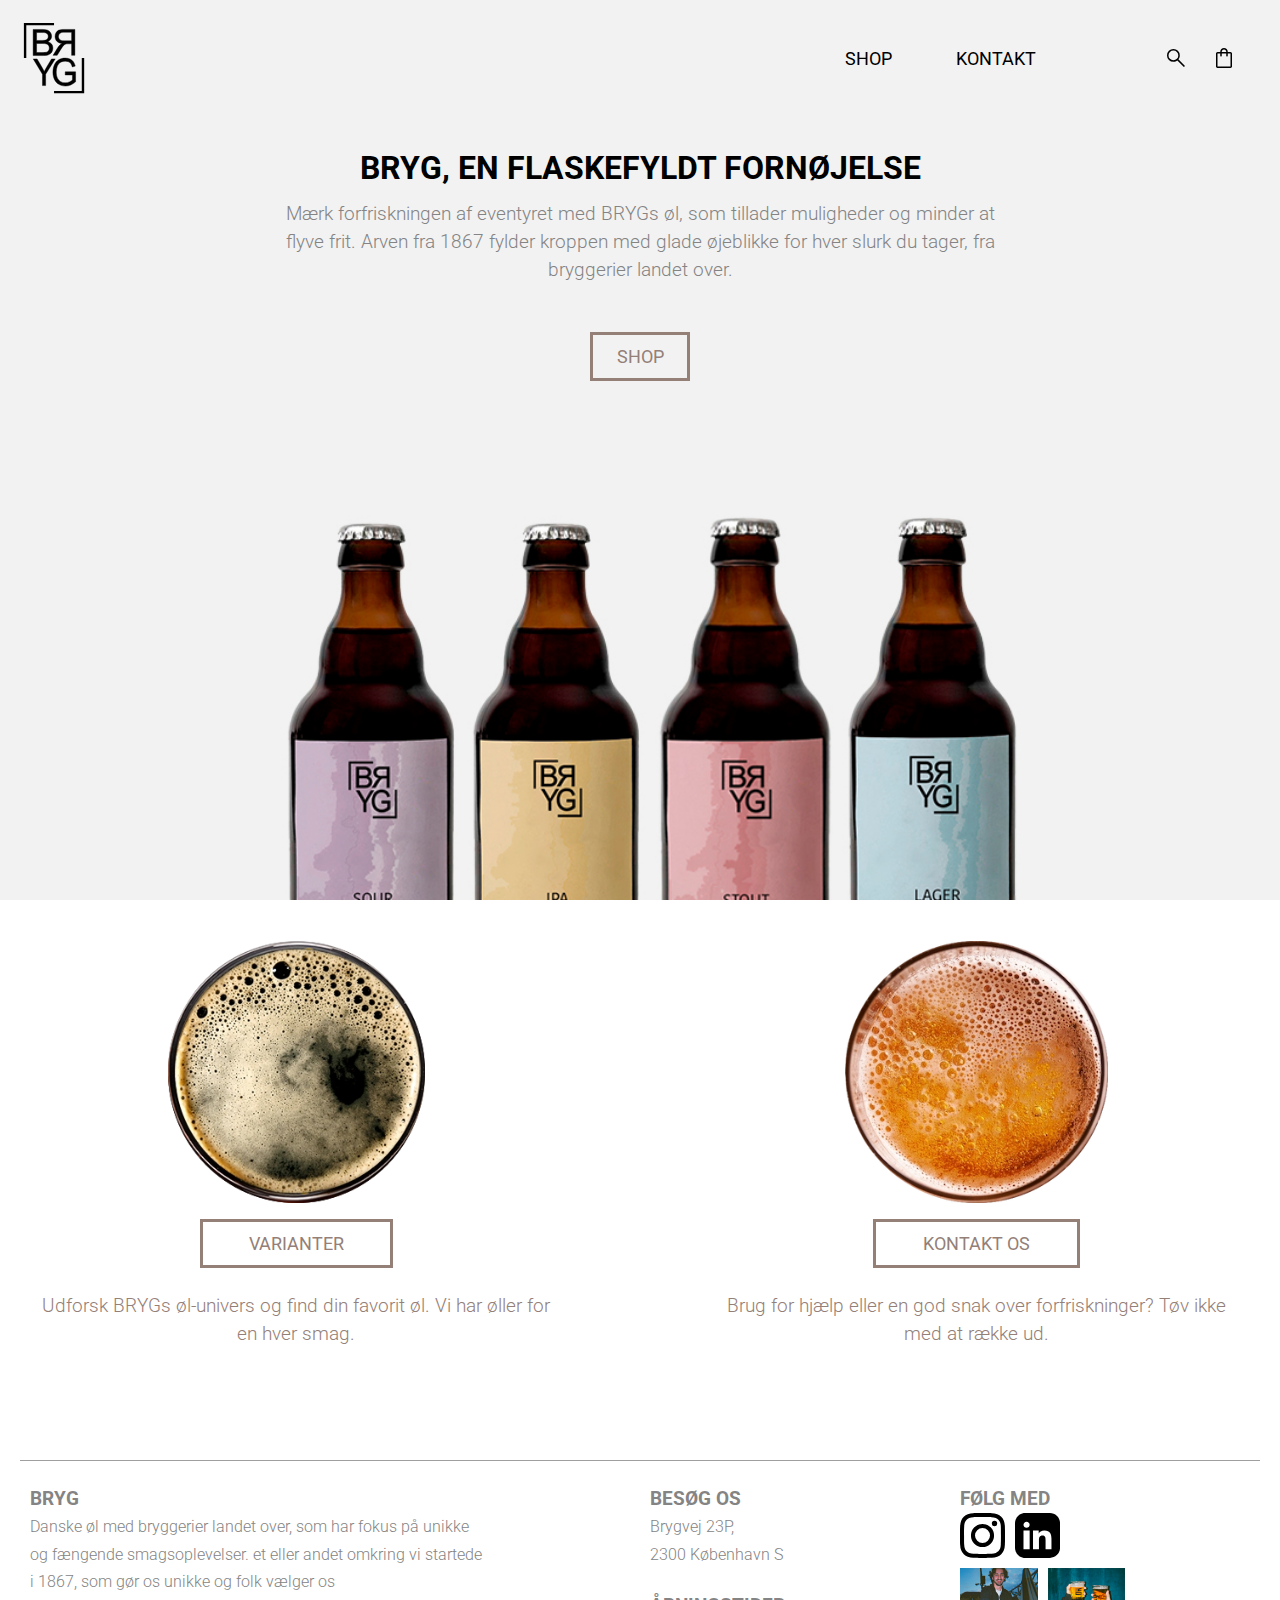
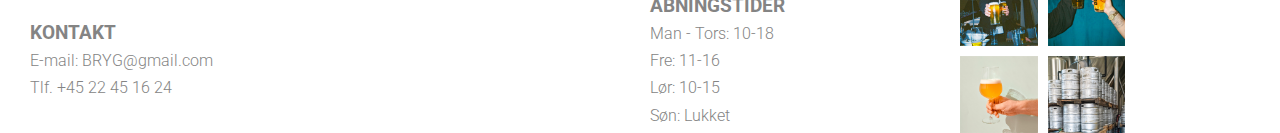
<file: index.html>
<!DOCTYPE html>
<html lang="da">

<head>
  <meta charset="UTF-8" />
  <meta http-equiv="X-UA-Compatible" content="IE=edge" />
  <meta name="viewport" content="width=device-width, initial-scale=1.0" />
  <link href="https://fonts.googleapis.com/css2?family=Roboto:wght@500&display=swap" rel="stylesheet" />
  <link href="https://fonts.googleapis.com/css2?family=Roboto:wght@300&display=swap" rel="stylesheet" />
  <link rel="stylesheet" href="css/index.css" />
  <link rel="stylesheet" href="css/general.css" />
  <title>Landingpage</title>
</head>

<body>
  <header>
    <nav class="header_flex">
      <a href="index.html"> <img class="logo" src="img/Logo_fed.svg" alt="bryglogo" /></a>
      <div class="toggle-menu-container">
        <button class="toggle-btn">
          <span class="hamburger"></span>
        </button>
        <div class="toggle-menu">
          <a class="nav-links" href="kategori.html">SHOP</a>
          <a class="nav-links" href="kontakt.html">KONTAKT</a>
          <a href="index.html"> <img class="ikon" src="img/search.svg" alt="søg" /></a>
          <a href="index.html"> <img class="ikon" src="img/shopping_bag.svg" alt="kurv" /></a>
        </div>
      </div>
      <div class="header_nav">
        <a class="nav-links" href="kategori.html">SHOP</a>
        <a class="nav-links" href="kontakt.html">KONTAKT</a>
        <div class="header_icon">
          <a href="index.html"> <img class="ikon" src="img/search.svg" alt="søg" /></a>
          <a href="index.html"> <img class="ikon" src="img/shopping_bag.svg" alt="kurv" /></a>
        </div>
      </div>
    </nav>
  </header>
  <main>
    <div>
      <img class="forsidebillede" src="img/forsidebillede.webp" alt="forsidebillede" />
      <h1 class="h1landing">BRYG, EN FLASKEFYLDT FORNØJELSE</h1>
      <h3 class="h3landing">Mærk forfriskningen af ​​eventyret med BRYGs øl, som tillader muligheder og minder at flyve
        frit. Arven fra 1867 fylder kroppen med glade øjeblikke for hver slurk du tager, fra bryggerier landet over.
      </h3>
      <a class="shopknap" href="kategori.html">SHOP</a>
    </div>
    <div class="flex1-1-1">
      <div class="col">
        <a href="kategori.html"> <img class="ol" src="img/ol2.webp" alt="mellemlysøl" /></a>
        <a class="h2link" href="kategori.html">VARIANTER</a>
        <h3 class="h3link">Udforsk BRYGs øl-univers og find din favorit øl. Vi har øller for en hver smag.</h3>
      </div>
      <div class="col">
        <a href="kontakt.html"> <img class="ol" src="img/ol3.webp" alt="mørk øl" /></a>
        <a class="h2link" href="kontakt.html">KONTAKT OS</a>
        <h3 class="h3link">Brug for hjælp eller en god snak over forfriskninger? Tøv ikke med at række ud.</h3>
      </div>
    </div>
  </main>
  <footer>
    <div class="gridfooter">
      <div class="col">
        <h3 class="h3footer">BRYG</h3>
        <p class="pfooter">
          Danske øl med bryggerier landet over, som har fokus på unikke <br />
          og fængende smagsoplevelser. et eller andet omkring vi startede <br />
          i 1867, som gør os unikke og folk vælger os
        </p>

        <h3 class="h3footer">KONTAKT</h3>
        <p class="pfooter">E-mail: BRYG@gmail.com</p>
        <p class="pfooter">Tlf. +45 22 45 16 24</p>
      </div>
      <div class="col">
        <h3 class="h3footer">BESØG OS</h3>
        <p class="pfooter">Brygvej 23P,</p>
        <p class="pfooter">2300 København S</p>

        <h3 class="h3footer">ÅBNINGSTIDER</h3>
        <p class="pfooter">Man - Tors: 10-18</p>
        <p class="pfooter">Fre: 11-16</p>
        <p class="pfooter">Lør: 10-15</p>
        <p class="pfooter">Søn: Lukket</p>
      </div>
      <div class="col">
        <h3 class="h3footer">FØLG MED</h3>
        <div class="flexikon">
          <img class="footerikon" src="img/instagram-icon.svg" alt="instagram logo" />
          <img class="footerikon" src="img/linkedin-icon.svg" alt="linkedin logo" />
        </div>
        <div class="imgfooter">
          <img class="imgf" src="img/footer1.webp" alt="billede med mand" />
          <img class="imgf" src="img/footer2.webp" alt="billede med 2 øl" />
        </div>
        <div class="imgfooter">
          <img class="imgf" src="img/footer3.webp" alt="billede med 1 øl" />
          <img class="imgf" src="img/footer4.webp" alt="billede med kegs" />
        </div>
      </div>
    </div>
  </footer>
</body>

</html>
</file>
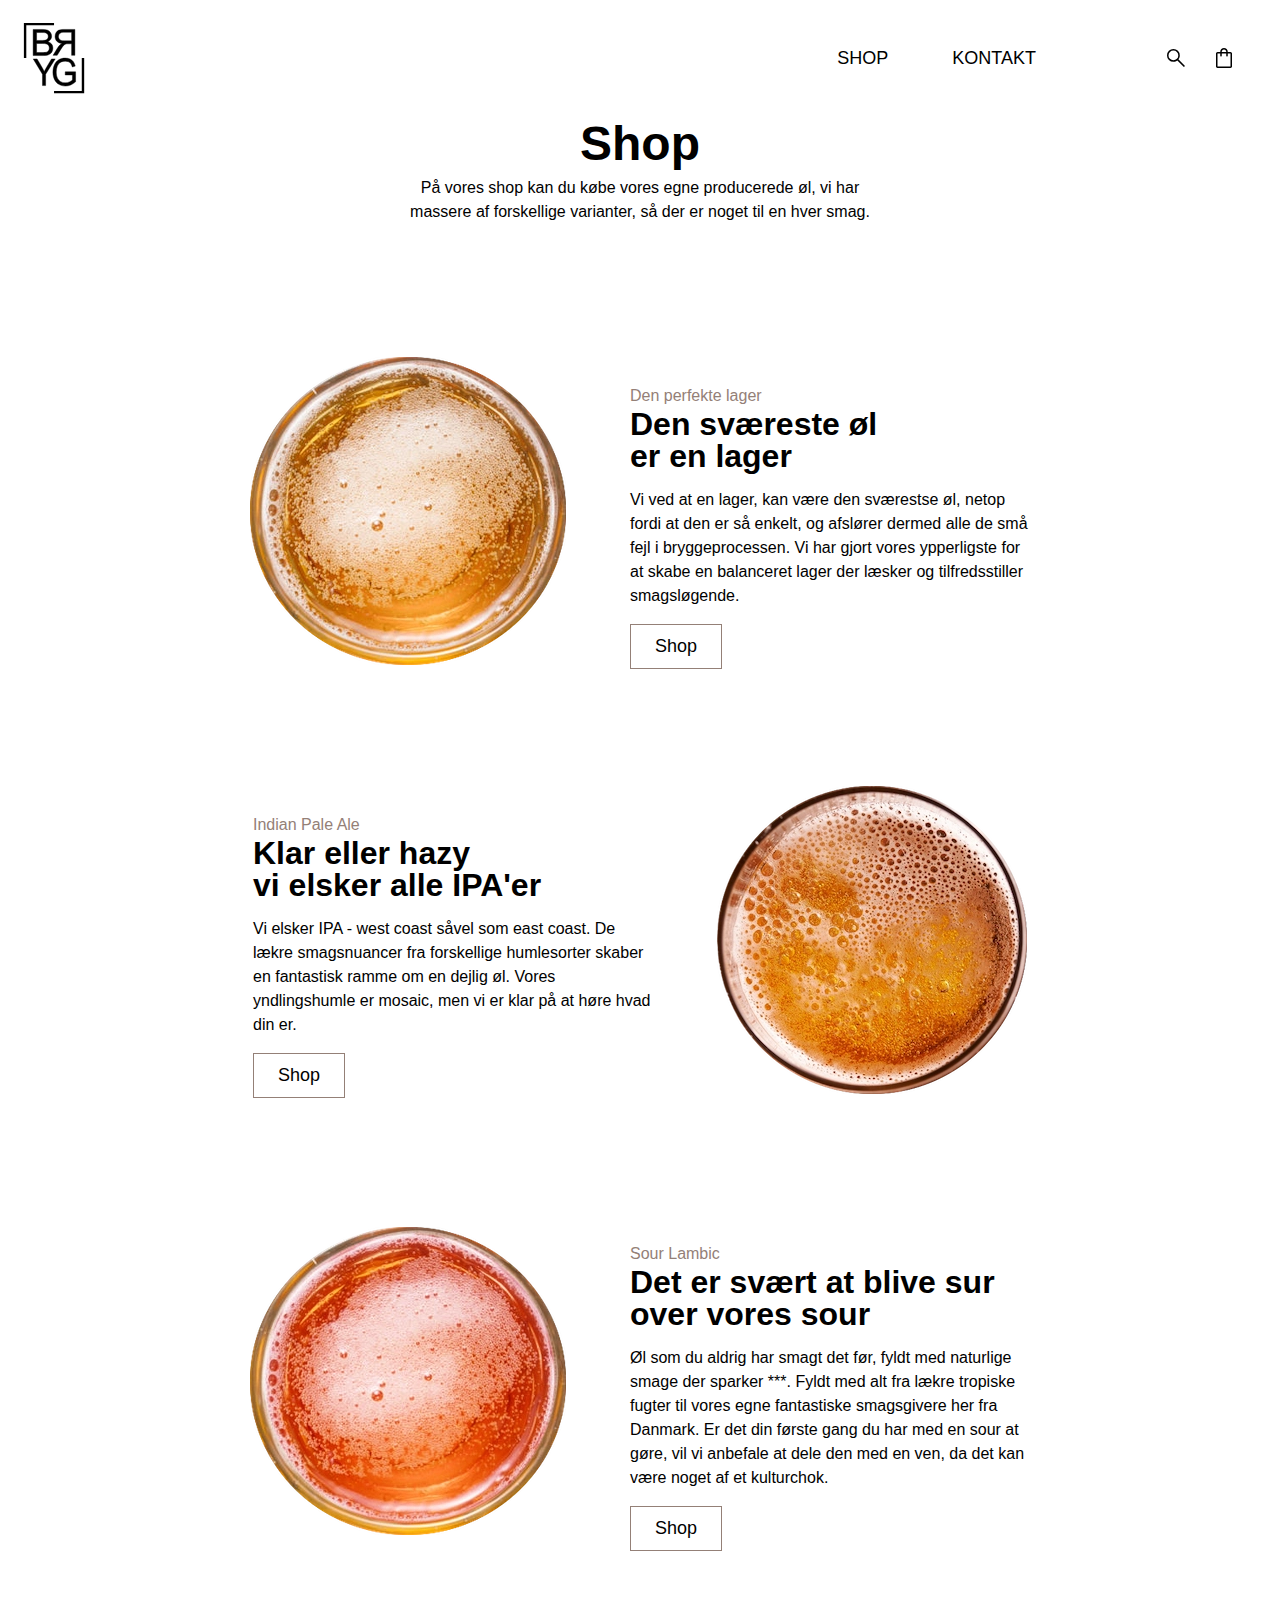
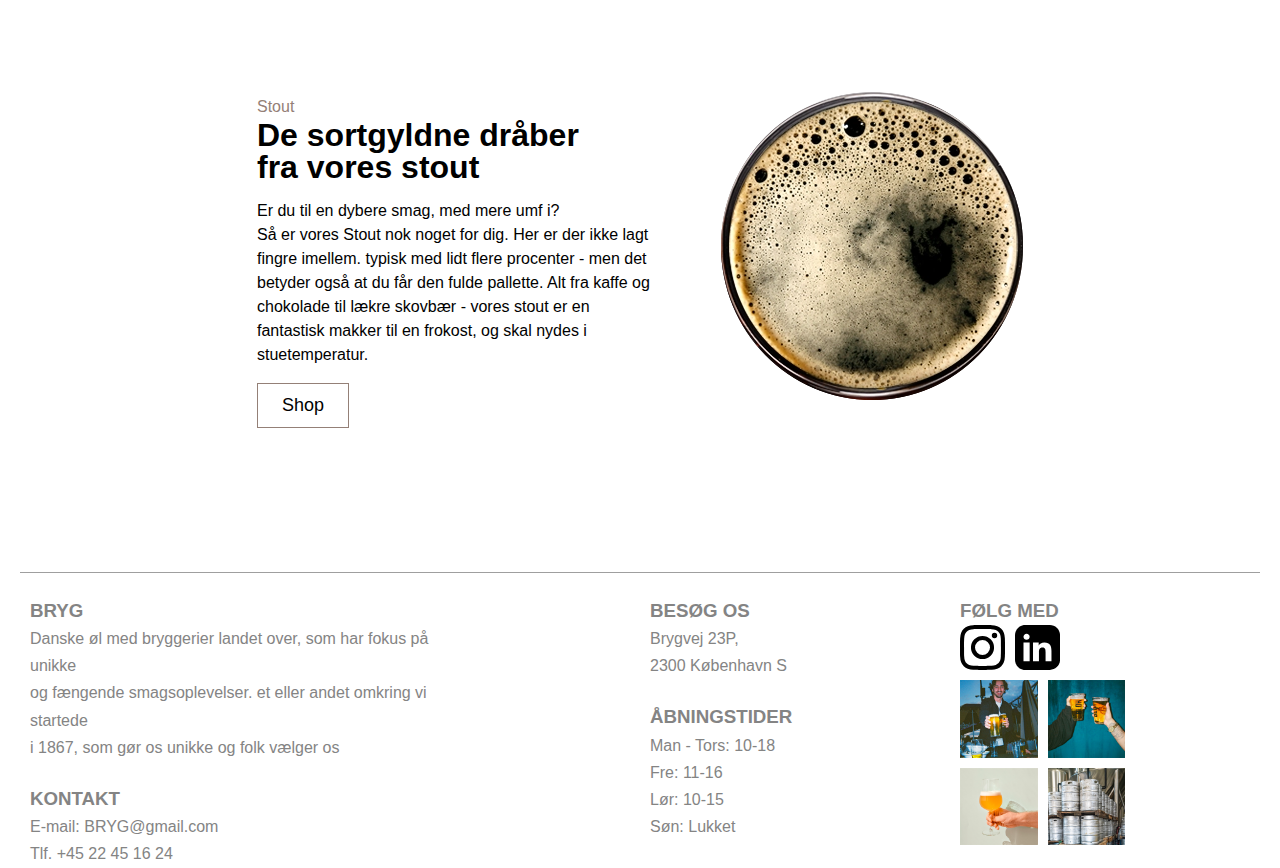
<file: kategori.html>
<!DOCTYPE html>
<html lang="da">
  <head>
    <meta charset="UTF-8" />
    <meta http-equiv="X-UA-Compatible" content="IE=edge" />
    <meta name="viewport" content="width=device-width, initial-scale=1.0" />
    <link rel="stylesheet" href="css/general.css" />
    <link rel="stylesheet" href="css/kategori.css" />
    <title>Varianter</title>
  </head>

  <body>
    <header>
      <nav class="header_flex">
        <a href="index.html"> <img class="logo" src="img/Logo_fed.svg" alt="bryglogo" /></a>
        <div class="toggle-menu-container">
          <button class="toggle-btn">
            <span class="hamburger"></span>
          </button>
          <div class="toggle-menu">
            <a class="nav-links" href="kategori.html">SHOP</a>
            <a class="nav-links" href="kontakt.html">KONTAKT</a>
            <a href="index.html"> <img class="ikon" src="img/search.svg" alt="søg" /></a>
            <a href="index.html"> <img class="ikon" src="img/shopping_bag.svg" alt="kurv" /></a>
          </div>
        </div>
        <div class="header_nav">
          <a class="nav-links" href="kategori.html">SHOP</a>
          <a class="nav-links" href="kontakt.html">KONTAKT</a>
          <div class="header_icon">
            <a href="index.html"> <img class="ikon" src="img/search.svg" alt="søg" /></a>
            <a href="index.html"> <img class="ikon" src="img/shopping_bag.svg" alt="kurv" /></a>
          </div>
        </div>
      </nav>
    </header>

    <main>
      <div class="centre_text">
        <h1>Shop</h1>
        <p>På vores shop kan du købe vores egne producerede øl, vi har massere af forskellige varianter, så der er noget til en hver smag.</p>
      </div>
      <section class="variant">
        <div class="left1">
          <img src="img/ol1.webp" alt="" />
        </div>

        <div class="rightk">
          <h4>Den perfekte lager</h4>
          <h2>Den sværeste øl <br />er en lager</h2>
          <p>
            Vi ved at en lager, kan være den sværestse øl, netop fordi at den er så enkelt, og afslører dermed alle de små fejl i bryggeprocessen. Vi har gjort vores ypperligste for at skabe en
            balanceret lager der læsker og tilfredsstiller smagsløgende.
          </p>

          <a href="produktoversigt.html?cat=Lager">
            <div class="button">Shop</div>
          </a>
        </div>
      </section>

      <section class="variant">
        <div class="left1">
          <img src="img/ol3.webp" alt="" />
        </div>

        <div class="rightk order">
          <h4>Indian Pale Ale</h4>
          <h2>Klar eller hazy <br />vi elsker alle IPA'er</h2>
          <p>
            Vi elsker IPA - west coast såvel som east coast. De lækre smagsnuancer fra forskellige humlesorter skaber en fantastisk ramme om en dejlig øl. Vores yndlingshumle er mosaic, men vi er klar
            på at høre hvad din er.
          </p>

          <a href="produktoversigt.html?cat=IPA">
            <div class="button">Shop</div>
          </a>
        </div>
      </section>

      <section class="variant">
        <div class="left1">
          <img src="img/ol4.webp" alt="" />
        </div>

        <div class="rightk">
          <h4>Sour Lambic</h4>
          <h2>Det er svært at blive sur <br />over vores sour</h2>
          <p>
            Øl som du aldrig har smagt det før, fyldt med naturlige smage der sparker ***. Fyldt med alt fra lækre tropiske fugter til vores egne fantastiske smagsgivere her fra Danmark. Er det din
            første gang du har med en sour at gøre, vil vi anbefale at dele den med en ven, da det kan være noget af et kulturchok.
          </p>

          <a href="produktoversigt.html?cat=Sour">
            <div class="button">Shop</div>
          </a>
        </div>
      </section>

      <section class="variant">
        <div class="left1">
          <img src="img/ol2.webp" alt="" />
        </div>

        <div class="rightk order">
          <h4>Stout</h4>
          <h2>De sortgyldne dråber <br />fra vores stout</h2>
          <p>
            Er du til en dybere smag, med mere umf i? <br />
            Så er vores Stout nok noget for dig. Her er der ikke lagt fingre imellem. typisk med lidt flere procenter - men det betyder også at du får den fulde pallette. Alt fra kaffe og chokolade
            til lækre skovbær - vores stout er en fantastisk makker til en frokost, og skal nydes i stuetemperatur.
          </p>

          <a href="produktoversigt.html?cat=Stout">
            <div class="button">Shop</div>
          </a>
        </div>
      </section>
    </main>

    <footer>
      <div class="gridfooter">
        <div class="col">
          <h3 class="h3footer">BRYG</h3>
          <p class="pfooter">
            Danske øl med bryggerier landet over, som har fokus på unikke <br />
            og fængende smagsoplevelser. et eller andet omkring vi startede <br />
            i 1867, som gør os unikke og folk vælger os
          </p>

          <h3 class="h3footer">KONTAKT</h3>
          <p class="pfooter">E-mail: BRYG@gmail.com</p>
          <p class="pfooter">Tlf. +45 22 45 16 24</p>
        </div>
        <div class="col">
          <h3 class="h3footer">BESØG OS</h3>
          <p class="pfooter">Brygvej 23P,</p>
          <p class="pfooter">2300 København S</p>

          <h3 class="h3footer">ÅBNINGSTIDER</h3>
          <p class="pfooter">Man - Tors: 10-18</p>
          <p class="pfooter">Fre: 11-16</p>
          <p class="pfooter">Lør: 10-15</p>
          <p class="pfooter">Søn: Lukket</p>
        </div>
        <div class="col">
          <h3 class="h3footer">FØLG MED</h3>
          <div class="flexikon">
            <img class="footerikon" src="img/instagram-icon.svg" alt="instagram logo" />
            <img class="footerikon" src="img/linkedin-icon.svg" alt="linkedin logo" />
          </div>
          <div class="imgfooter">
            <img class="imgf" src="img/footer1.webp" alt="billede med mand" />
            <img class="imgf" src="img/footer2.webp" alt="billede med 2 øl" />
          </div>
          <div class="imgfooter">
            <img class="imgf" src="img/footer3.webp" alt="billede med 1 øl" />
            <img class="imgf" src="img/footer4.webp" alt="billede med kegs" />
          </div>
        </div>
      </div>
    </footer>

    <script src="script.js"></script>
  </body>
</html>
</file>
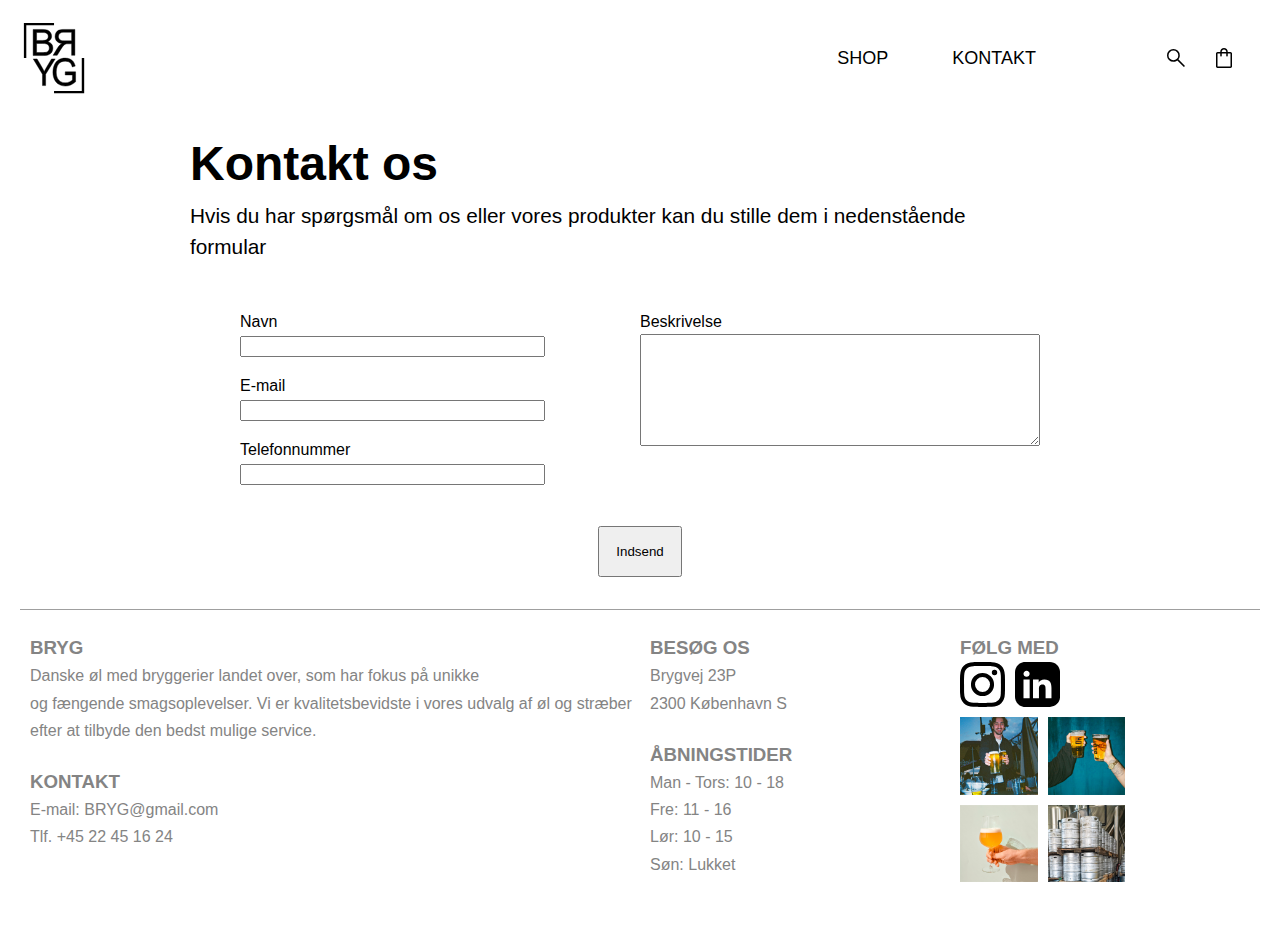
<file: kontakt.html>
<!DOCTYPE html>
<html lang="en">
  <head>
    <meta charset="UTF-8" />
    <meta http-equiv="X-UA-Compatible" content="IE=edge" />
    <meta name="viewport" content="width=device-width, initial-scale=1.0" />
    <link rel="stylesheet" href="css/general.css" />
    <link rel="stylesheet" href="css/kontakt.css" />
    <title>Kontakt</title>
  </head>
  <body>
    <header>
      <nav class="header_flex">
        <a href="index.html"> <img class="logo" src="img/Logo_fed.svg" alt="bryglogo" /></a>
        <div class="toggle-menu-container">
          <button class="toggle-btn">
            <span class="hamburger"></span>
          </button>
          <div class="toggle-menu">
            <a class="nav-links" href="kategori.html">SHOP</a>
            <a class="nav-links" href="kontakt.html">KONTAKT</a>
            <a href="index.html"> <img class="ikon" src="img/search.svg" alt="søg" /></a>
            <a href="index.html"> <img class="ikon" src="img/shopping_bag.svg" alt="kurv" /></a>
          </div>
        </div>
        <div class="header_nav">
          <a class="nav-links" href="kategori.html">SHOP</a>
          <a class="nav-links" href="kontakt.html">KONTAKT</a>
          <div class="header_icon">
            <a href="index.html"> <img class="ikon" src="img/search.svg" alt="søg" /></a>
            <a href="index.html"> <img class="ikon" src="img/shopping_bag.svg" alt="kurv" /></a>
          </div>
        </div>
      </nav>
    </header>
    <main>
      <h1>Kontakt os</h1>
      <p class="underskrift">Hvis du har spørgsmål om os eller vores produkter kan du stille dem i nedenstående formular</p>
      <form class="kontaktForm">
        <div class="kontaktLabel">
          <label for="full-name">Navn</label> <br />
          <input id="full-name" name="fname" type="text" size="35" /> <br />
        </div>

        <div class="kontaktLabel">
          <label for="email">E-mail</label> <br />
          <input id="email" name="email" type="email" size="35" /> <br />
        </div>

        <div class="kontaktLabel">
          <label for="tel">Telefonnummer</label> <br />
          <input id="tel" name="tel" type="tel" size="35" /> <br />
        </div>

        <div class="kontaktLabel">
          <label for="text"
            >Beskrivelse <br />
            <textarea name="besked" rows="5"></textarea>
          </label>
          <br />
        </div>
      </form>
      <button type="submit">Indsend</button>
    </main>
    <footer>
      <div class="gridfooter">
        <div class="col">
          <h3 class="h3footer">BRYG</h3>
          <p class="pfooter">
            Danske øl med bryggerier landet over, som har fokus på unikke <br />
            og fængende smagsoplevelser. Vi er kvalitetsbevidste i vores udvalg af øl og stræber efter at tilbyde den bedst mulige service.
          </p>
          <h3 class="h3footer">KONTAKT</h3>
          <p class="pfooter">E-mail: BRYG@gmail.com</p>
          <p class="pfooter">Tlf. +45 22 45 16 24</p>
        </div>
        <div class="col">
          <h3 class="h3footer">BESØG OS</h3>
          <p class="pfooter">Brygvej 23P</p>
          <p class="pfooter">2300 København S</p>

          <h3 class="h3footer">ÅBNINGSTIDER</h3>
          <p class="pfooter">Man - Tors: 10 - 18</p>
          <p class="pfooter">Fre: 11 - 16</p>
          <p class="pfooter">Lør: 10 - 15</p>
          <p class="pfooter">Søn: Lukket</p>
        </div>
        <div class="col">
          <h3 class="h3footer">FØLG MED</h3>
          <div class="flexikon">
            <img class="footerikon" src="img/instagram-icon.svg" alt="instagram logo" />
            <img class="footerikon" src="img/linkedin-icon.svg" alt="linkedin logo" />
          </div>
          <div class="imgfooter">
            <img class="imgf" src="img/footer1.webp" alt="billede med mand" />
            <img class="imgf" src="img/footer2.webp" alt="billede med 2 øl" />
          </div>
          <div class="imgfooter">
            <img class="imgf" src="img/footer3.webp" alt="billede med 1 øl" />
            <img class="imgf" src="img/footer4.webp" alt="billede med kegs" />
          </div>
        </div>
      </div>
    </footer>
    <script src="script.js"></script>
  </body>
</html>
</file>
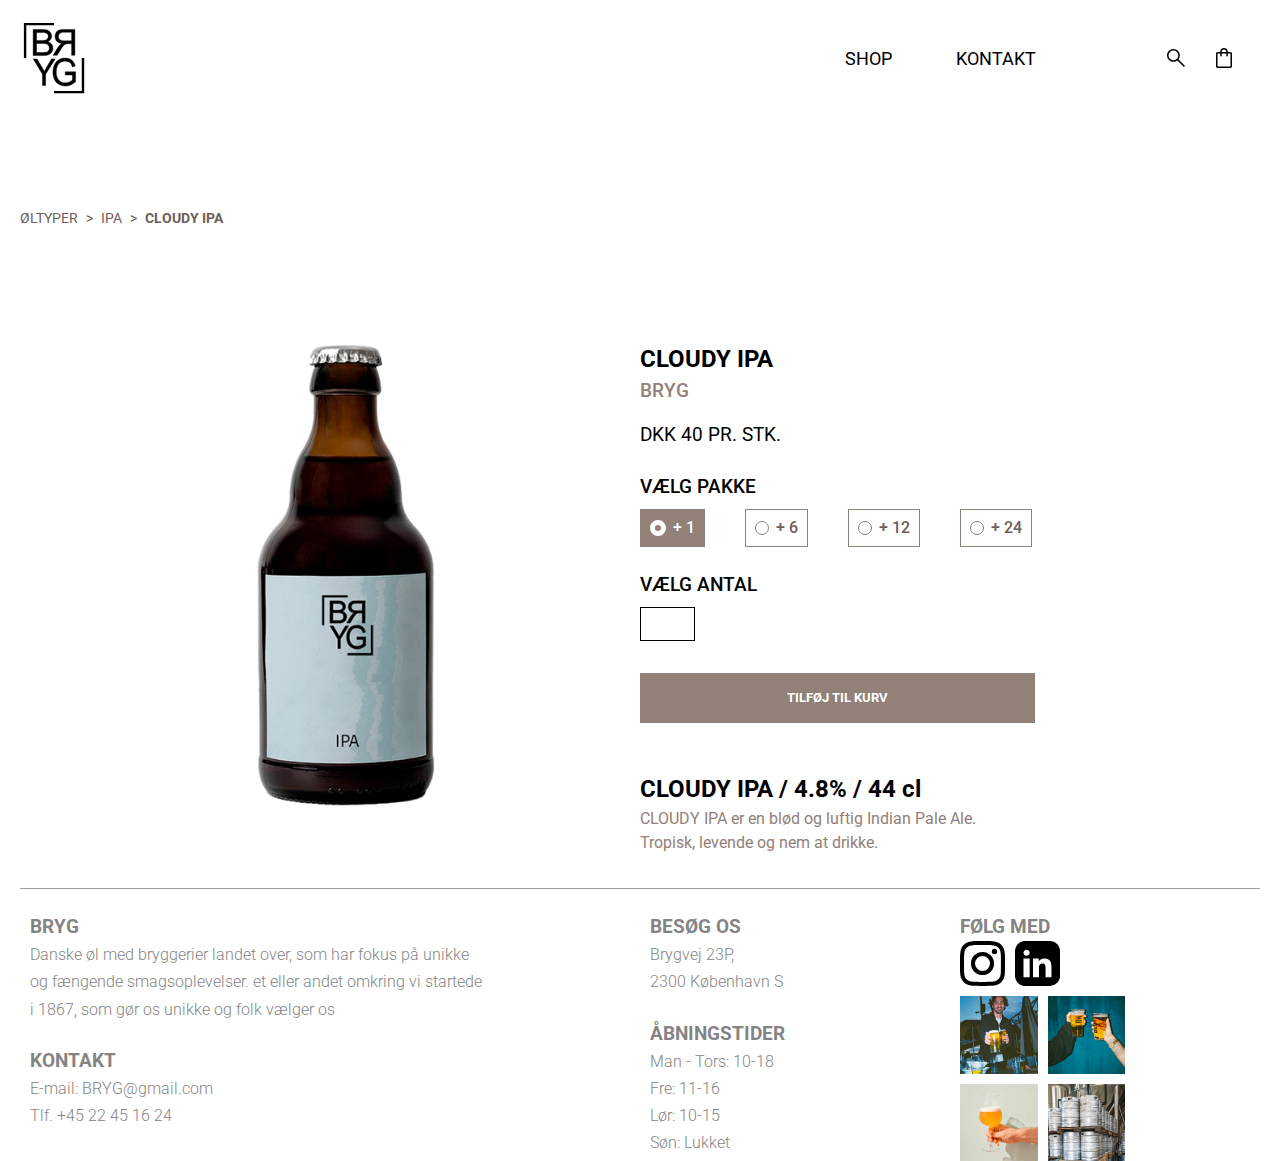
<file: produkt.html>
<!DOCTYPE html>
<html lang="da">

<head>
  <meta charset="UTF-8" />
  <meta http-equiv="X-UA-Compatible" content="IE=edge" />
  <meta name="viewport" content="width=device-width, initial-scale=1.0" />
  <link href="https://fonts.googleapis.com/css2?family=Roboto:wght@100;200;300;400;500;700&display=swap"
    rel="stylesheet" />
  <link rel="stylesheet" href="css/produkt.css" />
  <link rel="stylesheet" href="css/general.css" />
  <title>Produkt</title>
</head>

<body>
  <header>
    <nav class="header_flex">
      <a href="index.html"> <img class="logo" src="img/Logo_fed.svg" alt="bryglogo" /></a>
      <div class="toggle-menu-container">
        <button class="toggle-btn">
          <span class="hamburger"></span>
        </button>
        <div class="toggle-menu">
          <a class="nav-links" href="kategori.html">SHOP</a>
          <a class="nav-links" href="kontakt.html">KONTAKT</a>
          <a href="index.html"> <img class="ikon" src="img/search.svg" alt="søg" /></a>
          <a href="index.html"> <img class="ikon" src="img/shopping_bag.svg" alt="kurv" /></a>
        </div>
      </div>
      <div class="header_nav">
        <a class="nav-links" href="kategori.html">SHOP</a>
        <a class="nav-links" href="kontakt.html">KONTAKT</a>
        <div class="header_icon">
          <a href="index.html"> <img class="ikon" src="img/search.svg" alt="søg" /></a>
          <a href="index.html"> <img class="ikon" src="img/shopping_bag.svg" alt="kurv" /></a>
        </div>
      </div>
    </nav>
  </header>
  <main>
    <ul class="breadcrumbs">
      <li>
        <a href="kategori.html"> ØLTYPER</a>
      </li>
      <span>></span>
      <li>
        <a class="link" href="produktoversigt.html"> <span class="kategori3">IPA</span></a>
      </li>
      <span>></span>
      <li>
        <strong><span class="produktnavn3">CLOUDY IPA</span></strong>
      </li>
    </ul>
    <div class="grid1-1">
      <div class="col">
        <img src="img/produktbilleder/blaaIPA.webp" alt="ølle" class="produktbillede" />
      </div>
      <div class="col2">
        <h2><span class="produktnavn">CLOUDY</span> <span class="kategori">IPA</span></h2>
        <h3 class="bryg">BRYG</h3>
        <h3 class="pris_overskrift">DKK 40 PR. STK.</h3>
        <!-- <form class="vaelg">
            <h3>Vælg pakke:</h3>
            <input type="radio" id="en_flaske" name="antal" value="en_flaske" />
            <label for="en_flaske">+1</label>
            <input type="radio" id="seks_flaske" name="antal" value="seks_flaske" />
            <label for="seks_flaske">+6</label>
            <input type="radio" id="tolv_flaske" name="antal" value="tolv_flaske" />
            <label for="tolv_flaske">+12</label>
            <input type="radio" id="fireogtyve_flaske" name="antal" value="fireogtyve_flaske" />
            <label for="fireogtyve_flaske">+24</label>
          </form> -->
        <h3 class="vaelg">VÆLG PAKKE</h3>
        <form class="container">
          <input class="input-radio" type="radio" name="antal" id="en" checked="checked" />
          <label class="label-radio" for="en">+ 1</label><br />
          <input class="input-radio" type="radio" name="antal" id="seks" />
          <label class="label-radio" for="seks">+ 6</label><br />
          <input class="input-radio" type="radio" name="antal" id="tolv" />
          <label class="label-radio" for="tolv">+ 12</label><br />
          <input class="input-radio" type="radio" name="antal" id="fireogtyve" />
          <label class="label-radio" for="fireogtyve">+ 24</label>
        </form>
        <h3 class="vaelg">VÆLG ANTAL</h3>
        <form class="antal">
          <label for="quantity">
            <input onKeyDown="return false" type="number" id="quantity" name="quantity" min="1" max="5" />
          </label>
        </form>
        <button>TILFØJ TIL KURV</button>
        <h2><span class="produktnavn2">CLOUDY</span> <span class="kategori2">IPA</span> / <span
            class="procent">4.8%</span> / 44 cl</h2>
        <p class="beskrivelse">CLOUDY IPA er en blød og luftig Indian Pale Ale. Tropisk, levende og nem at drikke.</p>
      </div>
    </div>
  </main>

  <footer>
    <div class="gridfooter">
      <div class="col">
        <h3 class="h3footer">BRYG</h3>
        <p class="pfooter">
          Danske øl med bryggerier landet over, som har fokus på unikke <br />
          og fængende smagsoplevelser. et eller andet omkring vi startede <br />
          i 1867, som gør os unikke og folk vælger os
        </p>

        <h3 class="h3footer">KONTAKT</h3>
        <p class="pfooter">E-mail: BRYG@gmail.com</p>
        <p class="pfooter">Tlf. +45 22 45 16 24</p>
      </div>
      <div class="col">
        <h3 class="h3footer">BESØG OS</h3>
        <p class="pfooter">Brygvej 23P,</p>
        <p class="pfooter">2300 København S</p>

        <h3 class="h3footer">ÅBNINGSTIDER</h3>
        <p class="pfooter">Man - Tors: 10-18</p>
        <p class="pfooter">Fre: 11-16</p>
        <p class="pfooter">Lør: 10-15</p>
        <p class="pfooter">Søn: Lukket</p>
      </div>
      <div class="col">
        <h3 class="h3footer">FØLG MED</h3>
        <div class="flexikon">
          <img class="footerikon" src="img/instagram-icon.svg" alt="instagram logo" />
          <img class="footerikon" src="img/linkedin-icon.svg" alt="linkedin logo" />
        </div>
        <div class="imgfooter">
          <img class="imgf" src="img/footer1.webp" alt="billede med mand" />
          <img class="imgf" src="img/footer2.webp" alt="billede med 2 øl" />
        </div>
        <div class="imgfooter">
          <img class="imgf" src="img/footer3.webp" alt="billede med 1 øl" />
          <img class="imgf" src="img/footer4.webp" alt="billede med kegs" />
        </div>
      </div>
    </div>
  </footer>
  <script src="produkt.js"></script>
  <script src="script.js"></script>
</body>

</html>
</file>
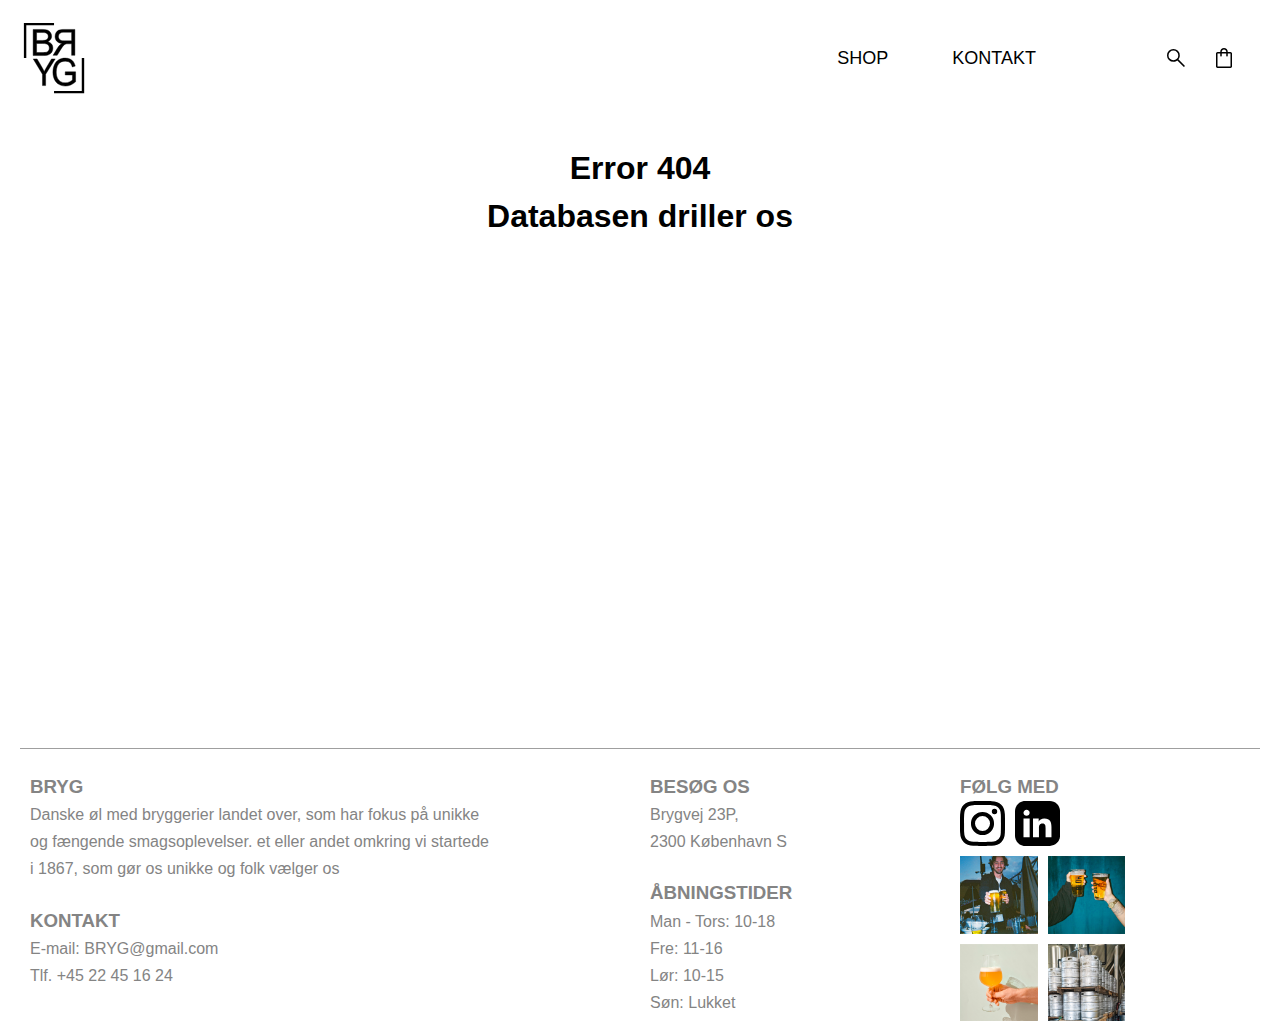
<file: produktoversigt.html>
<!DOCTYPE html>
<html lang="da">
  <head>
    <meta charset="UTF-8" />
    <meta http-equiv="X-UA-Compatible" content="IE=edge" />
    <meta name="viewport" content="width=device-width, initial-scale=1.0" />
    <link rel="stylesheet" href="css/general.css" />
    <link rel="stylesheet" href="css/produkoversigt.css" />
    <title>Produkter</title>
  </head>

  <body>
    <header>
      <nav class="header_flex">
        <a href="index.html"> <img class="logo" src="img/Logo_fed.svg" alt="bryglogo" /></a>
        <div class="toggle-menu-container">
          <button class="toggle-btn">
            <span class="hamburger"></span>
          </button>
          <div class="toggle-menu">
            <a class="nav-links" href="kategori.html">SHOP</a>
            <a class="nav-links" href="kontakt.html">KONTAKT</a>
            <a href="index.html"> <img class="ikon" src="img/search.svg" alt="søg" /></a>
            <a href="index.html"> <img class="ikon" src="img/shopping_bag.svg" alt="kurv" /></a>
          </div>
        </div>
        <div class="header_nav">
          <a class="nav-links" href="kategori.html">SHOP</a>
          <a class="nav-links" href="kontakt.html">KONTAKT</a>
          <div class="header_icon">
            <a href="index.html"> <img class="ikon" src="img/search.svg" alt="søg" /></a>
            <a href="index.html"> <img class="ikon" src="img/shopping_bag.svg" alt="kurv" /></a>
          </div>
        </div>
      </nav>
    </header>

    <main>
      <h1 class="overskrift">
        Error 404 <br />
        Databasen driller os
      </h1>

      <div class="produktliste"></div>
    </main>

    <template class="productTemplate">
      <section class="product">
        <div class="product_img">
          <img src="img/produktbilleder/blaaLAGER.webp" alt="product img" />
        </div>

        <div class="product_text_container">
          <div class="top_row">
            <h3 class="name">Moonlight</h3>
            <p class="category">Lager</p>
          </div>

          <div class="bottom_row">
            <div class="price">
              <p>68 DKK</p>
            </div>
            <a class="link" href="">
              <div class="laes_mere">
                <p>Læs mere</p>
              </div>
            </a>
          </div>
        </div>
      </section>
    </template>

    <footer>
      <div class="gridfooter">
        <div class="col">
          <h3 class="h3footer">BRYG</h3>
          <p class="pfooter">
            Danske øl med bryggerier landet over, som har fokus på unikke <br />
            og fængende smagsoplevelser. et eller andet omkring vi startede <br />
            i 1867, som gør os unikke og folk vælger os
          </p>

          <h3 class="h3footer">KONTAKT</h3>
          <p class="pfooter">E-mail: BRYG@gmail.com</p>
          <p class="pfooter">Tlf. +45 22 45 16 24</p>
        </div>
        <div class="col">
          <h3 class="h3footer">BESØG OS</h3>
          <p class="pfooter">Brygvej 23P,</p>
          <p class="pfooter">2300 København S</p>

          <h3 class="h3footer">ÅBNINGSTIDER</h3>
          <p class="pfooter">Man - Tors: 10-18</p>
          <p class="pfooter">Fre: 11-16</p>
          <p class="pfooter">Lør: 10-15</p>
          <p class="pfooter">Søn: Lukket</p>
        </div>
        <div class="col">
          <h3 class="h3footer">FØLG MED</h3>
          <div class="flexikon">
            <img class="footerikon" src="img/instagram-icon.svg" alt="instagram logo" />
            <img class="footerikon" src="img/linkedin-icon.svg" alt="linkedin logo" />
          </div>
          <div class="imgfooter">
            <img class="imgf" src="img/footer1.webp" alt="billede med mand" />
            <img class="imgf" src="img/footer2.webp" alt="billede med 2 øl" />
          </div>
          <div class="imgfooter">
            <img class="imgf" src="img/footer3.webp" alt="billede med 1 øl" />
            <img class="imgf" src="img/footer4.webp" alt="billede med kegs" />
          </div>
        </div>
      </div>
    </footer>

    <script src="produktoversigt.js"></script>
    <script src="script.js"></script>
  </body>
</html>
</file>
<file: css/index.css>
* {
  margin: 0;
  padding: 0;
  box-sizing: border-box;
}

img {
  max-width: 100%;
}

.forsidebillede {
  width: 100%;
  height: 100%;
  object-fit: cover;
  position: absolute;
  left: 0;
  right: 0;
  top: 0;
  bottom: 0;
  z-index: -1;
}

main {
  max-width: 1200px;
  margin-inline: auto;
}

nav {
  min-height: 70px;
  display: flex;
  justify-content: space-between;
}

li {
  list-style: none;
}

.logo {
  width: 40%;
}

.ikon {
  width: 50%;
}

.ol {
  display: block;
  margin-inline: auto;
  width: 50%;
}

.footerikon {
  display: block;
  width: 15%;
}

.imgf {
  display: block;
  width: 20%;
}

.right {
  display: flex;
}

/************ font og tekst*********/

.h1landing {
  font-family: "Roboto", sans-serif;
  text-align: center;
  padding-bottom: 0.5rem;
  margin-top: 3rem;
}

.h3landing {
  text-align: center;
  font-family: "Roboto", sans-serif;
  font-weight: 300;
  padding-bottom: 3rem;
  margin-left: 15rem;
  margin-right: 15rem;
  color: rgb(132, 132, 132);
}

.h2link {
  text-align: center;
  display: block;
  font-family: "Roboto", sans-serif;
  margin-top: 1rem;
  margin-bottom: 1rem;
  margin-left: 10rem;
  margin-right: 10rem;
  color: #948077;
  border: #948077 3px solid;
  padding: 0.5rem;
}

.h2link:hover {
  background-color: #948077;
  color: white;
  transition: 0.2s ease;
}

.h3link {
  text-align: center;
  font-family: "Roboto", sans-serif;
  font-weight: 300;
  margin-bottom: 7rem;
  color: #948077;
  margin-top: 1.5rem;
}

.shopknap {
  font-family: "Roboto", sans-serif;
  justify-content: center;
  display: flex;
  text-decoration: none;
  color: #948077;
  border: #948077 3px solid;
  margin-right: 550px;
  margin-left: 550px;
  padding-top: 0.5rem;
  padding-bottom: 0.5rem;
}

.shopknap:hover {
  background-color: #948077;
  color: white;
  transition: 0.2s ease;
}

.h3footer {
  font-family: "Roboto", sans-serif;
  margin-top: 1.5rem;
  color: rgb(132, 132, 132);
  margin-left: 10px;
}

.pfooter {
  font-family: "Roboto", sans-serif;
  font-weight: 300;
  color: rgb(132, 132, 132);
  margin-left: 10px;
  line-height: 1.7rem;
}

/******************* grid og flex ****************/
.flex1-1-1 {
  display: flex;
  flex-direction: row;
  margin-top: 35rem;
  justify-content: center;
  gap: 10rem;
}

.flexikon {
  display: flex;
  gap: 10px;
  margin-left: 10px;
  margin-bottom: 10px;
}

.imgfooter {
  display: flex;
  gap: 10px;
  margin-top: 10px;
  margin-left: 10px;
}

.gridfooter {
  display: grid;
  grid-template-columns: 2fr 1fr 1fr;
  border-top: rgb(159, 159, 159) solid 1px;
  margin-bottom: 3rem;
}

@media (max-width: 800px) {
  .h1landing {
    font-size: 1.5rem;
  }

  .h3landing {
    font-size: 1rem;
    padding-bottom: 2rem;
    margin-left: 0;
    margin-right: 0;
  }

  .shopknap {
    margin-right: 8rem;
    margin-left: 8rem;
    padding-top: 0.5rem;
    padding-bottom: 0.5rem;
  }
  .logo {
    width: 30%;
  }

  .h2link {
    font-size: 1rem;
    margin-top: 1rem;
    margin-left: 7rem;
    margin-right: 7rem;
  }

  .h3link {
    margin-bottom: 0;
  }

  .flex1-1-1 {
    display: flex;
    flex-direction: column;
    margin-top: 30rem;
  }

  .gridfooter {
    display: grid;
    grid-template-columns: 1fr 1fr 1fr;
  }
}
</file>
<file: css/general.css>
:root {
  --xs-skrift: 1rem;
  --s-skrift: 1.1rem;
  --m-skrift: 1.3rem;
  --l-skrift: 1.5rem;
  --xl-skrift: 2rem;

  margin: 20px;

  --xxs-spacing: 0.4rem;
  --xs-spacing: 1rem;
  --s-spacing: 1.5rem;
  --m-spacing: 2rem;
  --l-spacing: 3rem;
  --xl-spacing: 4rem;
  --xxl-spacing: 8rem;
}

* {
  margin: 0;
  box-sizing: border-box;
}

html,
body {
  height: 100vh;
  line-height: 1.5;
}

img,
svg {
  display: block;
  max-width: 100%;
  padding: 0;
  box-sizing: border-box;
}

.some_icon {
  width: 75px;
  padding: var(--xs-spacing);
}

/* HEADER */
nav {
  min-height: 70px;
  display: flex;
  justify-content: space-between;
}

ul {
  padding: 0;
}

p {
  max-width: 70ch;
}

.header_nav {
  display: flex;
  gap: var(--xl-spacing);
  align-items: center;
}

.header_icon {
  display: flex;
  margin-left: var(--xl-spacing);
}

li {
  list-style-type: none;
}

a {
  font-family: "Roboto", sans-serif;
  text-decoration: none;
  color: black;
  font-size: large;
}

/* NAVIGATIONSLINKS ANIMATION */
.nav-links {
  position: relative;
}

.nav-links::after {
  content: "";
  position: absolute;
  left: 0;
  bottom: -3px;
  width: 100%;
  height: 2px;
  background-color: currentColor;
  transform: scaleX(0);
  transform-origin: right;
  transition: transform 180ms ease-in;
}

.nav-links:hover::after {
  transform: scaleX(1);
  transform-origin: left;
}

/* burgermenu */
.toggle-btn {
  background: transparent;
  border: none;
  min-width: 44px;
  min-height: 44px;
  font-size: 1.1rem;
  cursor: pointer;
  display: none;
}

@media (max-width: 850px) {
  .toggle-btn {
    display: block;
  }

  .header_nav {
    display: contents;
  }

  .header_nav {
    display: none;
  }

  .header_nav.shown {
    border-top: 3px solid var(--link-farve);
    padding-top: 2rem;
    margin-top: 2rem;
    display: flex;
    flex: 1 1 100%;
    flex-flow: column;
    text-align: center;
    font-size: 2rem;
  }

  .some_icon {
    width: 30px;
    padding: var(--xxs-spacing);
  }

  .header_nav {
    display: contents;
  }

  .header_nav {
    display: none;
  }
}

.hamburger {
  display: block;
  position: relative;
  background-color: black;
}

.hamburger,
.hamburger::before {
  width: 2em;
  height: 4px;
  background: black;

  transition: transform 0.7s cubic-bezier(0, 0.01, 0.24, 1);
}

.hamburger::before {
  content: "";
  position: absolute;
  left: 0;
}

.hamburger::before {
  bottom: 8px;
}

.pressed .hamburger {
  transform: rotate(-45deg);
}

.pressed .hamburger::before {
  transform: rotate(90deg) translate(8px);
}

.toggle-menu-container {
  display: flex;
  flex-direction: column;
  align-items: flex-end;
  gap: 20px;
}

.toggle-menu {
  display: flex;
  flex-direction: column;
  align-items: flex-end;
  gap: 20px;
  overflow: hidden;
  max-height: 0px;
  transition: max-height 1000ms;
}

.toggle-menu.shown {
  display: flex;
  flex-direction: column;
  align-items: flex-end;
  gap: 20px;
  overflow: hidden;
  max-height: 225px;
  transition: max-height 1000ms;
}

@media (min-width: 851px) {
  .toggle-menu.shown {
    display: none;
  }
}

/* FOOTER */
footer {
  margin-inline: auto;
  margin-bottom: var(--l-spacing);
}

.gridfooter {
  border-top: rgb(159, 159, 159) solid 1px;
}

.imgfooter {
  display: flex;
  gap: 10px;
  margin-top: 10px;
  width: 50%;
}

.flexikon {
  gap: 10px;
  margin-bottom: 10px;
}

.footerikon {
  display: inline;
  width: 15%;
}

.footerikon:hover {
  opacity: 0.5;
}

.imgf {
  display: block;
  width: 50%;
}

.h3footer {
  font-family: "Roboto", sans-serif;
  margin-top: 1.5rem;
  color: rgb(132, 132, 132);
}

.pfooter {
  font-family: "Roboto", sans-serif;
  font-weight: 300;
  color: rgb(132, 132, 132);
  line-height: 1.7rem;
}

.logo {
  width: 40%;
}

.ikon {
  width: 50%;
}

@media (min-width: 740px) {
  .gridfooter {
    display: grid;
    grid-template-columns: 2fr 1fr 1fr;
  }

  .imgfooter {
    display: flex;
    gap: 10px;
    margin-top: 10px;
    margin-left: 10px;
  }

  .flexikon {
    display: flex;
    gap: 10px;
    margin-left: 10px;
    margin-bottom: 10px;
  }

  .h3footer {
    margin-top: 1.5rem;
    color: rgb(132, 132, 132);
    margin-left: 10px;
  }

  .pfooter {
    margin-left: 10px;
  }
}
</file>
<file: css/kategori.css>
h1{
    font-family: "Roboto", sans-serif;
    color: rgb(0, 0, 0);
    text-align: center;
}

main{
    margin:0;
overflow: hidden;
    margin-bottom: 2rem;

}






* {
    margin: 0;
    padding: 0;
    box-sizing: border-box;
  }

  .right {
    display: flex;
  }
  



  p{
    font-family: "Roboto", sans-serif;
max-width: 400px;
}



h1{
    font-family: "Roboto", sans-serif;
    font-size: 3rem;
    font-weight: 800;
    line-height: 2rem;
    margin-bottom: 1rem;
  }
h2{
    font-family: "Roboto", sans-serif;
    font-size: 2rem;
    font-weight: 800;
    line-height: 2rem;
    margin-bottom: 1rem;
  }
  h4{
    font-family: "Roboto", sans-serif;
    font-size: 1rem;
    font-weight: 400;
    color: #948077;
  }


a{
    text-decoration: none;
    color: black;
    margin-right: auto;
}

.button{
    padding: 0.5rem 1.5rem;
    margin-right: auto;
    border: #948077 solid 0.1rem;
    font-family: "Roboto", sans-serif;
    margin-top: 1rem;
cursor: pointer;
    transition: 0.2s ease;
}

.button:hover{
    background-color: #948077;
    color: white;
    transition: 0.2s ease;
}



  .variant{

margin-top: 4rem;
margin-bottom:7rem;



  }

  .centre_text{
    text-align: center;
    display: flex;
    flex-direction: column;
    align-items: center;
    margin-top: 2rem;
    margin-bottom: 8rem;
  }

  .centre_text p{
    max-width: 500px;
  }

  .left1{
    overflow: hidden;
display: flex;
    justify-content: center;

    
}

  .left1 img{
    margin: auto;
    
  }

  .rightk{
    display: flex;
    flex-direction: column;
    justify-content: center;


    margin-top: 2rem;
    
  }

  .order{
    order: -1;
  }


  @media (min-width: 800px) {
  
    .variant{
      display: flex;
      justify-content: center;
      gap: 4rem;
    
    }

}
</file>
<file: css/kontakt.css>
* {
  font-family: "Roboto", sans-serif;
}

body {
  margin-inline: auto;
}

header {
  margin-bottom: var(--m-spacing);
}

main {
  max-width: 900px;
  margin-inline: auto;
}

h1 {
  font-size: 3rem;
}

.underskrift {
  font-size: var(--m-skrift);
}

.kontaktForm {
  margin-top: var(--l-spacing);
  max-width: 800px;
}

.kontaktLabel {
  margin-bottom: var(--xs-spacing);
}

textarea {
  width: 100%;
  height: 100%;
}

@media (min-width: 740px) {
  .kontaktForm {
    display: grid;
    grid-template-columns: 1fr 1fr;
    grid-template-rows: 1fr 1fr 1fr;
    margin-bottom: var(--s-spacing);
    margin-inline: auto;
  }

  .kontaktForm :nth-child(4) {
    grid-column: 2;
    grid-row: 1/3;
  }
}

button {
  display: flex;
  max-width: 100px;
  padding: var(--xs-spacing);
  margin-bottom: var(--m-spacing);
  margin-inline: auto;
}
</file>
<file: css/produkt.css>
* {
  margin: 0;
  padding: 0;
  box-sizing: border-box;
  font-family: "Roboto", sans-serif;
  line-height: 1.5em;
}

/* -------------GENERELT------------- */
.grid1-1 {
  display: grid;
  grid-template-columns: 1fr 1fr;
}
h2 {
  font-weight: bold;
}
h3 {
  font-weight: bold;
}
.breadcrumbs a {
  color: #6d6059;
  text-decoration: none;
  font-size: 14px;
}
.breadcrumbs a:hover {
  color: #918178bb;
  font-style: italic;
}
.breadcrumbs {
  display: flex;
  gap: 0.5rem;
  margin-top: 7rem;
  color: #6d6059;
  font-size: 14px;
  z-index: 10;
}

/* -------------PRODUKTBILLEDE------------- */
.produktbillede {
  width: 85%;
  margin-left: 4rem;
  margin-top: 0rem;
  z-index: -1;
}
/* -------------INFORMATION------------- */
.col2 {
  margin-top: 7rem;
  margin-right: 10rem;
}
.bryg {
  color: #918178;
  margin-bottom: 1rem;
  font-weight: 500;
}
.pris_overskrift {
  margin-bottom: 1.5rem;
  font-weight: 400;
}
.beskrivelse {
  color: #918178;
  margin-right: 20%;
}
.vaelg {
  margin-bottom: 0.5rem;
  font-weight: 500;
}
/* -------------KNAPPER------------- */

button {
  margin-top: 2rem;
  margin-bottom: 3rem;
  background-color: #918178;
  border: solid #918178;
  color: white;
  font-weight: bold;
  padding: 0.75rem 9rem 0.75rem 9rem;
  text-align: center;
}
button:hover {
  background-color: white;
  border: solid #918178 3px;
  color: #918178;
}
#quantity {
  padding: 0.25rem;
  border: solid black 1px;
  text-align: center;
  font-weight: 500;
  font-size: 1em;
}
.container {
  display: flex;
  gap: 1.25rem;
  margin-bottom: 1.5rem;
}

.input-radio[type="radio"] {
  display: none;
}
.label-radio {
  position: relative;
  color: #6d6059;
  border: 1px solid #918178;
  padding: 6px 9px;
  display: flex;
  align-items: center;
  font-weight: 500;
}

.label-radio:before {
  content: "";
  height: 12px;
  width: 12px;
  border: 1.5px solid #918178;
  border-radius: 50%;
  margin-right: 7px;
}
.input-radio[type="radio"]:checked + label {
  background-color: #918178;
  border: 1px solid #918178;
  color: white;
}
.input-radio[type="radio"]:checked + label:before {
  height: 6px;
  width: 6px;
  border: 5px solid white;
  background-color: #918178;
}

/* -------------MEDIA QUERIES------------- */
@media (max-width: 800px) {
  .grid1-1 {
    display: grid;
    grid-template-columns: 1fr;
    font-size: small;
  }
  main {
    margin-top: -8rem;
  }
  .produktbillede {
    width: 100%;
    margin-left: 0%;
    margin-top: -0.25rem;
    margin-bottom: 0%;
  }
  .col2 {
    margin-top: -2rem;
    margin-bottom: 20%;
  }

  .container {
    gap: 0.5rem;
  }
  .label-radio {
    padding: 3px;
    font-weight: 400;
  }
  .label-radio:before {
    height: 12px;
    width: 12px;
    margin-right: 4px;
  }
  button {
    font-size: 1em;
    padding: 0.75rem 3.5rem;
    text-align: center;
  }
  button:hover {
    background-color: white;
    border: solid #918178 3px;
    color: #918178;
  }
}
</file>
<file: css/produkoversigt.css>
* {
    margin: 0;
    padding: 0;
    box-sizing: border-box;
  }


.produktliste{
    animation-name: slide_in;
animation-duration: 1s;
animation-timing-function: cubic-bezier(0.075, 0.82, 0.165, 1);
display: grid;
    grid-template-columns: repeat(auto-fill, minmax(150px, 400px));
    gap: 2rem;
justify-content: center;
margin-left: 4rem;
margin-right: 4rem;
min-height: 500px;

}


@keyframes slide_in{
    from{
        left: 200px;
    opacity: 0%;
    }
    to{
        left: 0px;
        opacity: 100%;   
    }
    
    }




.product_img {

    overflow: hidden;
    margin: 0;

}




.product{
padding-top: 2rem;
padding-bottom: 2rem;
}

.product_img img{

scale: 1.1;
}







a {
    text-decoration: none;
    color: black;
}

.laes_mere{
    transition: 0.2s ease;
}

.laes_mere:hover{
    background-color: #948077;
    transition: 0.2s ease;
}
.laes_mere:hover p{
    color:white;
    transition: 0.2s ease;
}



p{
    font-family: "Roboto", sans-serif;
}

h3{
    font-family: "Roboto", sans-serif;

    color: rgb(0, 0, 0);
}

.product_text_container{
display: flex;
flex-direction: column;
align-items: center;
width: 300px;
margin: auto;

border: #948077 2px solid;


}


.top_row{
    grid-column: 1/3;
    padding-top: 0.5rem;
    padding-bottom: 0.5rem;
text-align: center;
}

.name{
    margin-bottom: 0rem;
}

.category{
    font-size: 0.8rem;
    margin-bottom: 0rem;
    margin-top: -0.2rem;
}


h1{
  font-family: "Roboto", sans-serif;
  text-align: center;
  padding-bottom: 0.5rem;
  margin-top: 3rem;
}

.bottom_row{
display: grid;
grid-template-columns: 1fr 1fr;
    align-items: center;

border-top: #948077 2px solid;
width: 100%;
}
.bottom_row div{
    display: flex;
    justify-content: center;
align-content: center;
height: 100%;
}

.bottom_row div p{
text-align: center;
padding-bottom:1rem;
padding-top:1rem;
}

.price {
    border-right: #948077 2px solid;
}
</file>
